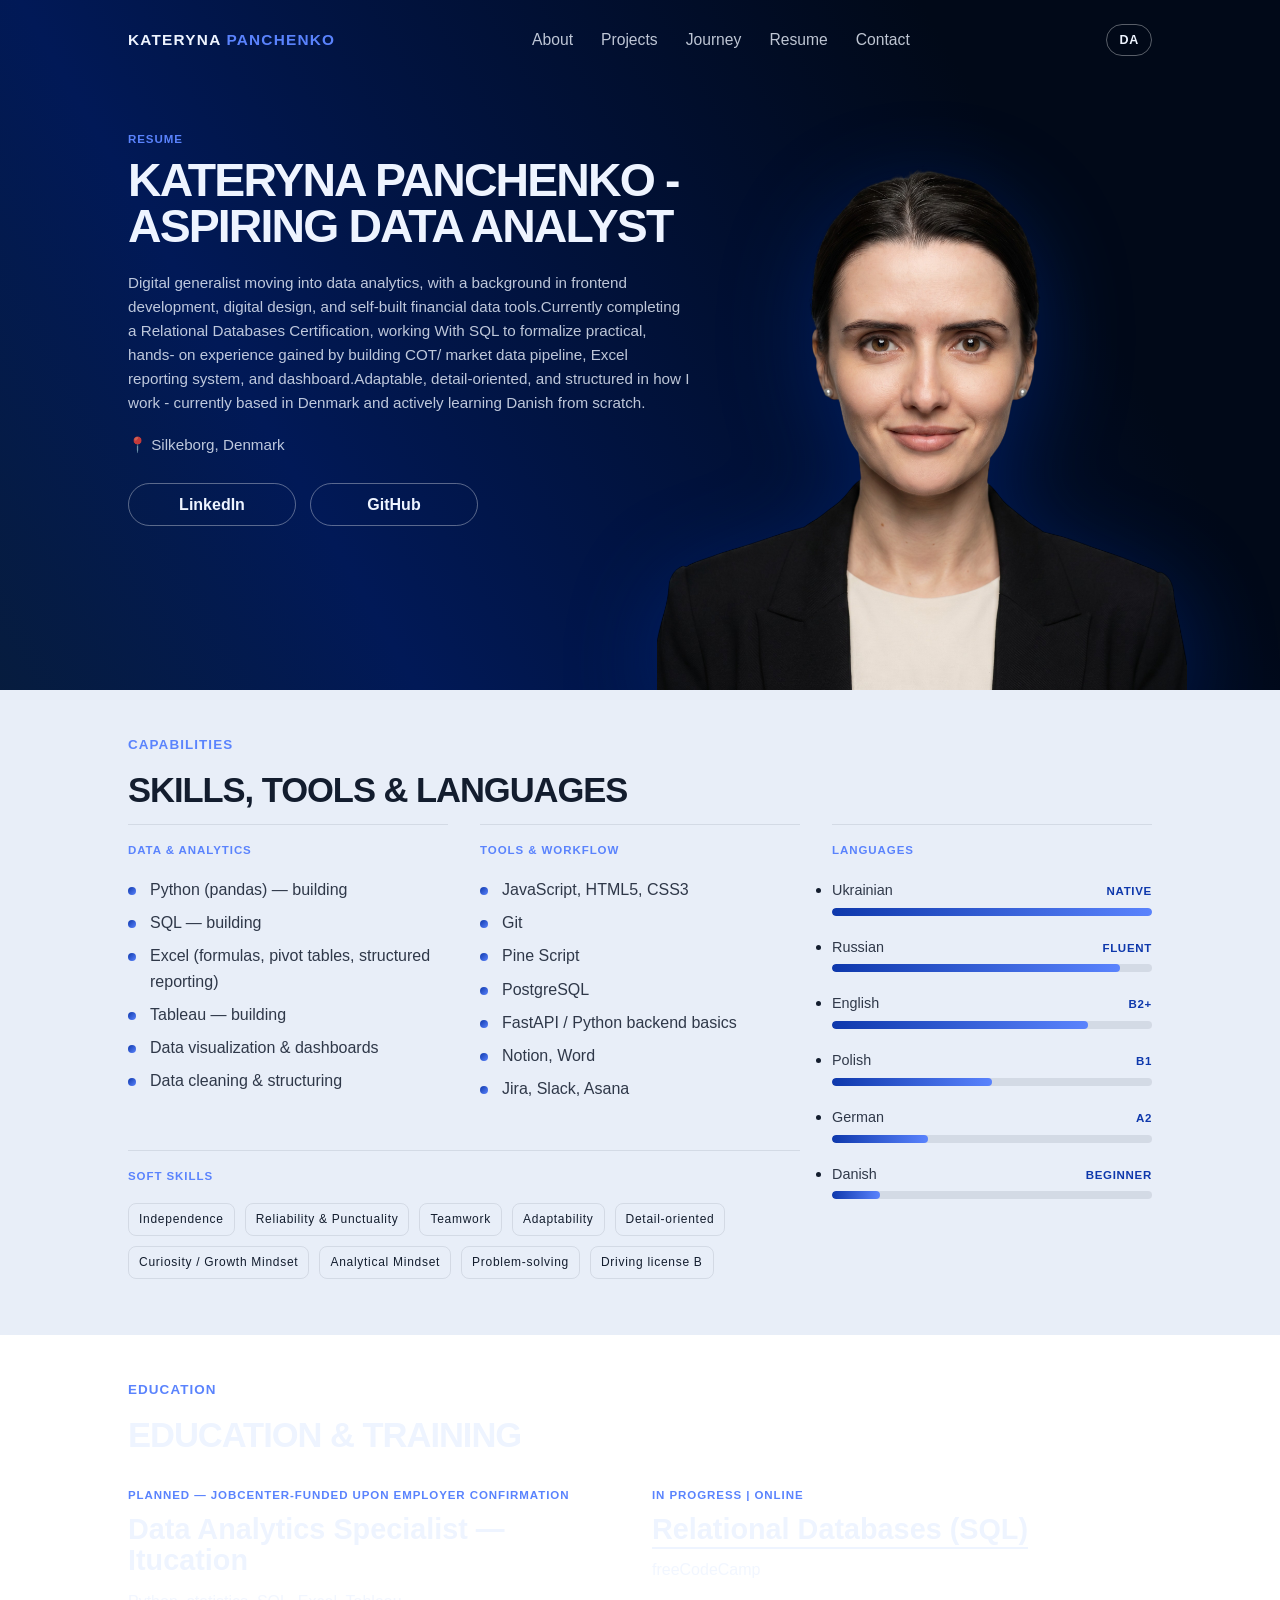
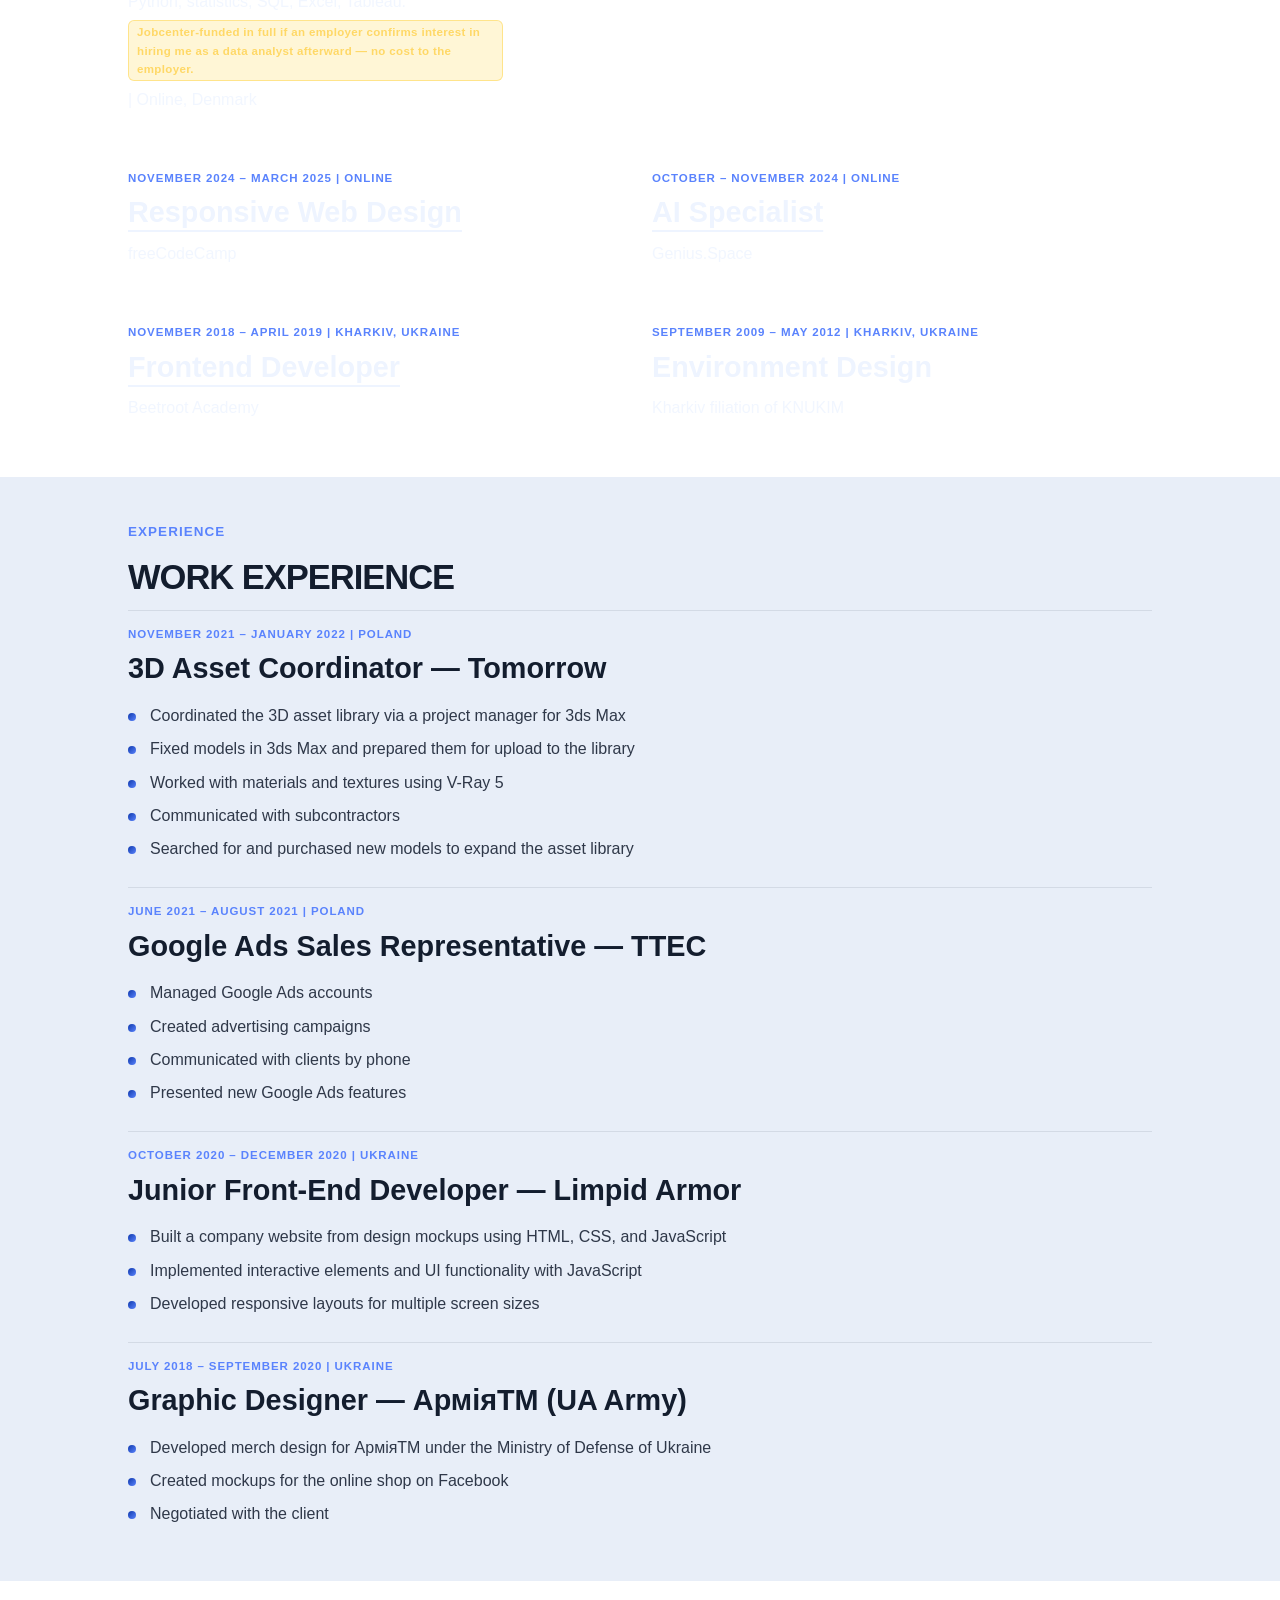
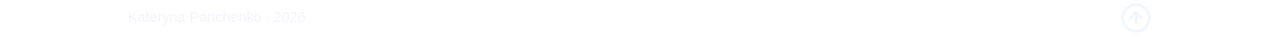
<file: resume.html>
<!doctype html>
<html lang="en">
  <head>
    <meta charset="UTF-8" />
    <meta name="viewport" content="width=device-width, initial-scale=1.0" />
    <title>Kateryna Panchenko | Resume — Data Analyst</title>
    <link rel="icon" type="image/x-icon" href="/img/favicon.ico" />
    <meta
      name="description"
      content="Resume of Kateryna Panchenko - aspiring Data Analyst with a technical background, skills, experience and education." />
    <link rel="stylesheet" href="style.css" />
  </head>
  <body class="page-resume">
    <div id="scroll-progress"></div>
    <header class="navbar">
      <div class="site-grid"></div>
      <div class="container nav-inner">
        <a href="index.html#top" class="brand">KATERYNA <span>PANCHENKO</span></a>
        <nav class="nav-links" id="nav-links">
          <a href="index.html#about" data-i18n="nav.about">About</a>
          <a href="index.html#projects" data-i18n="nav.projects">Projects</a>
          <a href="index.html#journey" data-i18n="nav.journey">Journey</a>
          <a href="resume.html" data-i18n="nav.resume">Resume</a>
          <a href="index.html#contact" data-i18n="nav.contact">Contact</a>
        </nav>
        <div class="nav-controls">
          <button type="button" class="lang-toggle" aria-label="Switch language">DA</button>
          <button type="button" class="nav-burger" aria-label="Open menu" aria-expanded="false" aria-controls="nav-links">
            <span></span><span></span><span></span>
          </button>
        </div>
      </div>
    </header>

    <main id="top">
      <section class="section hero section-dark resume-hero">
        <div class="site-grid"></div>
        <div class="container hero-layout">
          <div class="hero-left resume-title fade-up">
            <div class="mini-kicker" data-i18n="resume.kicker">Resume</div>
            <h1 data-i18n="resume.name.tagline">Kateryna Panchenko - Aspiring Data Analyst</h1>
            <p class="resume-hero-lead" data-i18n="resume.summary">
              Digital generalist moving into data analytics, with a background in frontend development, digital design, and self-built financial data
              tools. Currently completing a Relational Databases Certification, working With SQL to formalize practical, hands-on experience gained by
              building COT/market data pipeline, Excel reporting system, and dashboard. Adaptable, detail-oriented, and structured in how I work -
              currently based in Denmark and actively learning Danish from scratch.
            </p>
            <ul class="resume-contact-strip">
              <li>📍 Silkeborg, Denmark</li>
            </ul>
            <div class="hero-actions">
              <a class="btn btn-outline" href="https://www.linkedin.com/in/kp-cv" target="_blank" rel="noreferrer">LinkedIn</a>
              <a class="btn btn-outline" href="https://github.com/catherinap" target="_blank" rel="noreferrer">GitHub</a>
            </div>
          </div>

          <aside class="hero-right fade-up resume-photo-panel">
            <img class="resume-portrait" src="img/avatar-Photoroom.png" alt="Portrait of Kateryna Panchenko" />
          </aside>
        </div>
      </section>

      <section id="skills" class="section section-light">
        <div class="site-grid"></div>
        <div class="container section-head-unique fade-up">
          <div>
            <div class="section-kicker section-kicker-dark" data-i18n="resume.skills.kicker">Capabilities</div>
            <h2 class="section-title section-title-dark" data-i18n="resume.skills.title">Skills, tools &amp; languages</h2>
          </div>
        </div>

        <div class="container three-column-blocks skills-grid">
          <article class="content-block fade-up skills-data">
            <div class="mini-kicker mini-kicker-dark" data-i18n="resume.skills.data.kicker">Data &amp; Analytics</div>
            <ul class="bullet-list">
              <li data-i18n="resume.skills.data.li1">Python (pandas) — building</li>
              <li data-i18n="resume.skills.data.li2">SQL — building</li>
              <li data-i18n="resume.skills.data.li3">Excel (formulas, pivot tables, structured reporting)</li>
              <li data-i18n="resume.skills.data.li4">Tableau — building</li>
              <li data-i18n="resume.skills.data.li5">Data visualization &amp; dashboards</li>
              <li data-i18n="resume.skills.data.li6">Data cleaning &amp; structuring</li>
            </ul>
          </article>

          <article class="content-block fade-up skills-tools">
            <div class="mini-kicker mini-kicker-dark" data-i18n="resume.skills.tools.kicker">Tools &amp; Workflow</div>
            <ul class="bullet-list">
              <li>JavaScript, HTML5, CSS3</li>
              <li>Git</li>
              <li>Pine Script</li>
              <li>PostgreSQL</li>
              <li>FastAPI / Python backend basics</li>
              <li>Notion, Word</li>
              <li>Jira, Slack, Asana</li>
            </ul>
          </article>

          <article class="content-block fade-up skills-lang">
            <div class="mini-kicker mini-kicker-dark" data-i18n="resume.skills.lang.kicker">Languages</div>
            <ul class="lang-bar-list">
              <li class="lang-bar-item">
                <div class="lang-bar-label">
                  <span data-i18n="resume.lang.uk.name">Ukrainian</span>
                  <span class="lang-bar-level" data-i18n="resume.lang.uk.level">Native</span>
                </div>
                <div class="lang-bar-track"><div class="lang-bar-fill" data-width="100"></div></div>
              </li>
              <li class="lang-bar-item">
                <div class="lang-bar-label">
                  <span data-i18n="resume.lang.ru.name">Russian</span>
                  <span class="lang-bar-level" data-i18n="resume.lang.ru.level">Fluent</span>
                </div>
                <div class="lang-bar-track"><div class="lang-bar-fill" data-width="90"></div></div>
              </li>
              <li class="lang-bar-item">
                <div class="lang-bar-label">
                  <span data-i18n="resume.lang.en.name">English</span>
                  <span class="lang-bar-level" data-i18n="resume.lang.en.level">B2+</span>
                </div>
                <div class="lang-bar-track"><div class="lang-bar-fill" data-width="80"></div></div>
              </li>
              <li class="lang-bar-item">
                <div class="lang-bar-label">
                  <span data-i18n="resume.lang.pl.name">Polish</span>
                  <span class="lang-bar-level" data-i18n="resume.lang.pl.level">B1</span>
                </div>
                <div class="lang-bar-track"><div class="lang-bar-fill" data-width="50"></div></div>
              </li>
              <li class="lang-bar-item">
                <div class="lang-bar-label">
                  <span data-i18n="resume.lang.de.name">German</span>
                  <span class="lang-bar-level" data-i18n="resume.lang.de.level">A2</span>
                </div>
                <div class="lang-bar-track"><div class="lang-bar-fill" data-width="30"></div></div>
              </li>
              <li class="lang-bar-item">
                <div class="lang-bar-label">
                  <span data-i18n="resume.lang.da.name">Danish</span>
                  <span class="lang-bar-level" data-i18n="resume.lang.da.level">Beginner</span>
                </div>
                <div class="lang-bar-track"><div class="lang-bar-fill" data-width="15"></div></div>
              </li>
            </ul>
          </article>

          <article class="content-block fade-up skills-soft">
            <div class="mini-kicker mini-kicker-dark" data-i18n="resume.skills.other.kicker">Soft Skills</div>
            <ul class="chip-list">
              <li data-i18n="resume.skills.other.chip1">Independence</li>
              <li data-i18n="resume.skills.other.chip2">Reliability &amp; Punctuality</li>
              <li data-i18n="resume.skills.other.chip3">Teamwork</li>
              <li data-i18n="resume.skills.other.chip4">Adaptability</li>
              <li data-i18n="resume.skills.other.chip5">Detail-oriented</li>
              <li data-i18n="resume.skills.other.chip7">Curiosity / Growth mindset</li>
              <li data-i18n="resume.skills.other.chip8">Analytical mindset</li>
              <li data-i18n="resume.skills.other.chip9">Problem-solving</li>
              <li data-i18n="resume.skills.other.chip6">Driving license B</li>
            </ul>
          </article>
        </div>
      </section>

      <section id="education" class="section section-dark">
        <div class="site-grid"></div>
        <div class="container section-head-unique fade-up">
          <div>
            <div class="section-kicker" data-i18n="resume.edu.kicker">Education</div>
            <h2 class="section-title" data-i18n="resume.edu.title">Education &amp; training</h2>
          </div>
        </div>

        <div class="container two-column-blocks">
          <article class="content-block fade-up">
            <div class="mini-kicker mini-kicker-dark" data-i18n="resume.edu.item0.status">Planned — Jobcenter-funded upon employer confirmation</div>
            <h3>Data Analytics Specialist — Itucation</h3>
            <p>
              <span data-i18n="resume.edu.item0.text">Python, statistics, SQL, Excel, Tableau.</span>
              <span class="placeholder-note" data-i18n="resume.edu.item0.placeholder"
                >[Jobcenter-funded in full if an employer confirms interest in hiring me as a data analyst afterward — no cost to the employer.]</span
              >
              | Online, Denmark
            </p>
          </article>

          <article class="content-block fade-up">
            <div class="mini-kicker mini-kicker-dark">In progress | Online</div>
            <h3>
              <a href="https://www.freecodecamp.org/learn/relational-databases-v9/" target="_blank" rel="noreferrer">Relational Databases (SQL)</a>
            </h3>
            <p>freeCodeCamp</p>
          </article>

          <article class="content-block fade-up">
            <div class="mini-kicker mini-kicker-dark">November 2024 – March 2025 | Online</div>
            <h3>
              <a href="https://www.freecodecamp.org/certification/kateryna__panchenko/responsive-web-design" target="_blank" rel="noreferrer"
                >Responsive Web Design</a
              >
            </h3>
            <p>freeCodeCamp</p>
          </article>

          <article class="content-block fade-up">
            <div class="mini-kicker mini-kicker-dark">October – November 2024 | Online</div>
            <h3>
              <a href="https://genius.space/crt-verify/?verify=8de057b5-024d-48d0-895b-f8e99a1886ad" target="_blank" rel="noreferrer"
                >AI Specialist</a
              >
            </h3>
            <p>Genius.Space</p>
          </article>

          <article class="content-block fade-up">
            <div class="mini-kicker mini-kicker-dark">November 2018 – April 2019 | Kharkiv, Ukraine</div>
            <h3>
              <a href="https://drive.google.com/file/d/1MfZUQa8J9klV7fsgFQNIrKaz-RvVZWYd/view?usp=sharing" target="_blank" rel="noreferrer"
                >Frontend Developer</a
              >
            </h3>
            <p>Beetroot Academy</p>
          </article>

          <article class="content-block fade-up">
            <div class="mini-kicker mini-kicker-dark">September 2009 – May 2012 | Kharkiv, Ukraine</div>
            <h3 data-i18n="resume.edu.item4.title">Environment Design</h3>
            <p>Kharkiv filiation of KNUKIM</p>
          </article>
        </div>
      </section>

      <section id="experience" class="section section-light">
        <div class="site-grid"></div>
        <div class="container section-head-unique fade-up">
          <div>
            <div class="section-kicker section-kicker-dark" data-i18n="resume.exp.kicker">Experience</div>
            <h2 class="section-title section-title-dark" data-i18n="resume.exp.title">Work experience</h2>
          </div>
        </div>

        <div class="container project-list">
          <article class="journey-card fade-up">
            <div class="mini-kicker mini-kicker-dark" data-i18n="resume.exp.role1.dates">November 2021 – January 2022 | Poland</div>
            <h3 data-i18n="resume.exp.role1.title">3D Asset Coordinator — Tomorrow</h3>
            <ul class="bullet-list">
              <li data-i18n="resume.exp.role1.li1">Coordinated the 3D asset library via a project manager for 3ds Max</li>
              <li data-i18n="resume.exp.role1.li2">Fixed models in 3ds Max and prepared them for upload to the library</li>
              <li data-i18n="resume.exp.role1.li3">Worked with materials and textures using V-Ray 5</li>
              <li data-i18n="resume.exp.role1.li4">Communicated with subcontractors</li>
              <li data-i18n="resume.exp.role1.li5">Searched for and purchased new models to expand the asset library</li>
            </ul>
          </article>

          <article class="journey-card fade-up">
            <div class="mini-kicker mini-kicker-dark" data-i18n="resume.exp.role2.dates">June 2021 – August 2021 | Poland</div>
            <h3 data-i18n="resume.exp.role2.title">Google Ads Sales Representative — TTEC</h3>
            <ul class="bullet-list">
              <li data-i18n="resume.exp.role2.li1">Managed Google Ads accounts</li>
              <li data-i18n="resume.exp.role2.li2">Created advertising campaigns</li>
              <li data-i18n="resume.exp.role2.li3">Communicated with clients by phone</li>
              <li data-i18n="resume.exp.role2.li4">Presented new Google Ads features</li>
            </ul>
          </article>

          <article class="journey-card fade-up">
            <div class="mini-kicker mini-kicker-dark" data-i18n="resume.exp.role3.dates">October 2020 – December 2020 | Ukraine</div>
            <h3 data-i18n="resume.exp.role3.title">Junior Front-End Developer — Limpid Armor</h3>
            <ul class="bullet-list">
              <li data-i18n="resume.exp.role3.li1">Built a company website from design mockups using HTML, CSS, and JavaScript</li>
              <li data-i18n="resume.exp.role3.li2">Implemented interactive elements and UI functionality with JavaScript</li>
              <li data-i18n="resume.exp.role3.li3">Developed responsive layouts for multiple screen sizes</li>
            </ul>
          </article>

          <article class="journey-card fade-up">
            <div class="mini-kicker mini-kicker-dark" data-i18n="resume.exp.role4.dates">July 2018 – September 2020 | Ukraine</div>
            <h3 data-i18n="resume.exp.role4.title">Graphic Designer — АрміяTM (UA Army)</h3>
            <ul class="bullet-list">
              <li data-i18n="resume.exp.role4.li1">Developed merch design for АрміяTM under the Ministry of Defense of Ukraine</li>
              <li data-i18n="resume.exp.role4.li2">Created mockups for the online shop on Facebook</li>
              <li data-i18n="resume.exp.role4.li3">Negotiated with the client</li>
            </ul>
          </article>
        </div>
      </section>
    </main>

    <div class="print-resume">
      <div class="print-header">
        <div class="print-photo-cell">
          <img class="print-photo" src="img/avatar-Photoroom.png" alt="" />
        </div>
        <div class="print-header-navy">
          <h1>Kateryna<br />Panchenko</h1>
          <p class="print-summary" data-i18n="resume.summary">
            Digital generalist moving into data analytics, with a background in frontend development, digital design, and self-built financial data
            tools.
          </p>
        </div>
      </div>

      <div class="print-columns">
        <aside class="print-col print-col-left">
          <section class="print-block">
            <h2><svg class="print-icon" viewBox="0 0 24 24"><rect x="2" y="5" width="20" height="14" rx="2" fill="none" stroke="#0e38ac" stroke-width="2"/><path d="M3 6l9 7 9-7" fill="none" stroke="#0e38ac" stroke-width="2"/></svg> Contact</h2>
            <ul class="print-plain-list">
              <li>katharina.panchenko@outlook.com</li>
              <li>Silkeborg, Denmark</li>
              <li>linkedin.com/in/kp-cv</li>
              <li>github.com/catherinap</li>
            </ul>
          </section>

          <section class="print-block">
            <h2><svg class="print-icon" viewBox="0 0 24 24"><path d="M12 2l2 7 7 2-7 2-2 7-2-7-7-2 7-2z" fill="#0e38ac"/></svg> <span data-i18n="resume.skills.other.kicker">Soft Skills</span></h2>
            <ul class="print-plain-list">
              <li data-i18n="resume.skills.other.chip1">Independence</li>
              <li data-i18n="resume.skills.other.chip2">Reliability &amp; Punctuality</li>
              <li data-i18n="resume.skills.other.chip3">Teamwork</li>
              <li data-i18n="resume.skills.other.chip4">Adaptability</li>
              <li data-i18n="resume.skills.other.chip5">Detail-oriented</li>
              <li data-i18n="resume.skills.other.chip7">Curiosity / Growth Mindset</li>
              <li data-i18n="resume.skills.other.chip8">Analytical Mindset</li>
              <li data-i18n="resume.skills.other.chip9">Problem-solving</li>
              <li data-i18n="resume.skills.other.chip6">Driving license B</li>
            </ul>
          </section>

          <section class="print-block">
            <h2><svg class="print-icon" viewBox="0 0 24 24"><rect x="3" y="12" width="4" height="9" fill="#0e38ac"/><rect x="10" y="7" width="4" height="14" fill="#0e38ac"/><rect x="17" y="3" width="4" height="18" fill="#0e38ac"/></svg> <span data-i18n="resume.skills.data.kicker">Data &amp; Analytics</span></h2>
            <ul class="print-plain-list">
              <li data-i18n="resume.skills.data.li1">Python (pandas) — building</li>
              <li data-i18n="resume.skills.data.li2">SQL — building</li>
              <li data-i18n="resume.skills.data.li3">Excel (formulas, pivot tables, structured reporting)</li>
              <li data-i18n="resume.skills.data.li4">Tableau — building</li>
              <li data-i18n="resume.skills.data.li5">Data visualization &amp; dashboards</li>
              <li data-i18n="resume.skills.data.li6">Data cleaning &amp; structuring</li>
            </ul>
          </section>

          <section class="print-block">
            <h2><svg class="print-icon" viewBox="0 0 24 24"><circle cx="7" cy="7" r="3" fill="none" stroke="#0e38ac" stroke-width="2"/><circle cx="17" cy="17" r="3" fill="none" stroke="#0e38ac" stroke-width="2"/><path d="M9 9l6 6" stroke="#0e38ac" stroke-width="2"/></svg> <span data-i18n="resume.skills.tools.kicker">Tools &amp; Workflow</span></h2>
            <ul class="print-plain-list">
              <li>JavaScript, HTML5, CSS3</li>
              <li>Git</li>
              <li>Pine Script</li>
              <li>PostgreSQL</li>
              <li>FastAPI / Python backend basics</li>
              <li>Notion, Word, Jira, Slack, Asana</li>
            </ul>
          </section>

          <section class="print-block">
            <h2><svg class="print-icon" viewBox="0 0 24 24"><circle cx="12" cy="12" r="9" fill="none" stroke="#0e38ac" stroke-width="2"/><ellipse cx="12" cy="12" rx="4" ry="9" fill="none" stroke="#0e38ac" stroke-width="2"/><line x1="3" y1="12" x2="21" y2="12" stroke="#0e38ac" stroke-width="2"/></svg> <span data-i18n="resume.skills.lang.kicker">Languages</span></h2>
            <ul class="print-plain-list">
              <li><span data-i18n="resume.lang.uk.name">Ukrainian</span> — <span data-i18n="resume.lang.uk.level">Native</span></li>
              <li><span data-i18n="resume.lang.ru.name">Russian</span> — <span data-i18n="resume.lang.ru.level">Fluent</span></li>
              <li><span data-i18n="resume.lang.en.name">English</span> — <span data-i18n="resume.lang.en.level">B2+</span></li>
              <li><span data-i18n="resume.lang.pl.name">Polish</span> — <span data-i18n="resume.lang.pl.level">B1</span></li>
              <li><span data-i18n="resume.lang.de.name">German</span> — <span data-i18n="resume.lang.de.level">A2</span></li>
              <li><span data-i18n="resume.lang.da.name">Danish</span> — <span data-i18n="resume.lang.da.level">Beginner</span></li>
            </ul>
          </section>
        </aside>

        <main class="print-col print-col-right">
          <section class="print-block">
            <h2><svg class="print-icon" viewBox="0 0 24 24"><rect x="2" y="7" width="20" height="13" rx="2" fill="none" stroke="#0e38ac" stroke-width="2"/><path d="M8 7V5a2 2 0 012-2h4a2 2 0 012 2v2" fill="none" stroke="#0e38ac" stroke-width="2"/></svg> <span data-i18n="resume.exp.kicker">Experience</span></h2>

            <div class="print-entry">
              <h3><span data-i18n="resume.exp.role1.title">3D Asset Coordinator — Tomorrow</span></h3>
              <div class="print-dates" data-i18n="resume.exp.role1.dates">Nov 2021 – Jan 2022 | Poland</div>
              <ul class="print-entry-bullets">
                <li data-i18n="resume.exp.role1.li1">Coordinated the 3D asset library via a project manager for 3ds Max</li>
                <li data-i18n="resume.exp.role1.li2">Fixed models in 3ds Max and prepared them for upload to the library</li>
                <li data-i18n="resume.exp.role1.li3">Worked with materials and textures using V-Ray 5</li>
                <li data-i18n="resume.exp.role1.li4">Communicated with subcontractors</li>
              </ul>
            </div>

            <div class="print-entry">
              <h3><span data-i18n="resume.exp.role2.title">Google Ads Sales Representative — TTEC</span></h3>
              <div class="print-dates" data-i18n="resume.exp.role2.dates">Jun 2021 – Aug 2021 | Poland</div>
              <ul class="print-entry-bullets">
                <li data-i18n="resume.exp.role2.li1">Managed Google Ads accounts</li>
                <li data-i18n="resume.exp.role2.li2">Created advertising campaigns</li>
                <li data-i18n="resume.exp.role2.li3">Communicated with clients by phone</li>
              </ul>
            </div>

            <div class="print-entry">
              <h3><span data-i18n="resume.exp.role3.title">Junior Front-End Developer — Limpid Armor</span></h3>
              <div class="print-dates" data-i18n="resume.exp.role3.dates">Oct 2020 – Dec 2020 | Ukraine</div>
              <ul class="print-entry-bullets">
                <li data-i18n="resume.exp.role3.li1">Built a company website from design mockups using HTML, CSS, and JavaScript</li>
                <li data-i18n="resume.exp.role3.li2">Implemented interactive elements and UI functionality with JavaScript</li>
                <li data-i18n="resume.exp.role3.li3">Developed responsive layouts for multiple screen sizes</li>
              </ul>
            </div>

            <div class="print-entry">
              <h3><span data-i18n="resume.exp.role4.title">Graphic Designer — АрміяTM (UA Army)</span></h3>
              <div class="print-dates" data-i18n="resume.exp.role4.dates">Jul 2018 – Sep 2020 | Ukraine</div>
              <ul class="print-entry-bullets">
                <li data-i18n="resume.exp.role4.li1">Developed merch design for АрміяTM under the Ministry of Defense of Ukraine</li>
                <li data-i18n="resume.exp.role4.li2">Created mockups for the online shop on Facebook</li>
                <li data-i18n="resume.exp.role4.li3">Negotiated with the client</li>
              </ul>
            </div>
          </section>

          <section class="print-block">
            <h2><svg class="print-icon" viewBox="0 0 24 24"><path d="M12 3L2 8l10 5 10-5-10-5z" fill="#0e38ac"/><path d="M6 11v5c0 1.5 2.7 3 6 3s6-1.5 6-3v-5" fill="none" stroke="#0e38ac" stroke-width="2"/></svg> <span data-i18n="resume.edu.kicker">Education</span></h2>

            <div class="print-entry">
              <h3>Data Analytics Specialist — Itucation</h3>
              <div class="print-dates" data-i18n="resume.edu.item0.status">Planned — Jobcenter-funded upon employer confirmation</div>
            </div>

            <div class="print-entry">
              <h3 class="print-edu-link">Relational Databases (SQL) — freeCodeCamp</h3>
              <div class="print-dates">In progress | Online</div>
            </div>

            <div class="print-entry">
              <h3 class="print-edu-link">Responsive Web Design — freeCodeCamp</h3>
              <div class="print-dates">Nov 2024 – Mar 2025 | Online</div>
            </div>

            <div class="print-entry">
              <h3 class="print-edu-link">AI Specialist — Genius.Space</h3>
              <div class="print-dates">Oct – Nov 2024 | Online</div>
            </div>

            <div class="print-entry">
              <h3 class="print-edu-link">Frontend Developer — Beetroot Academy</h3>
              <div class="print-dates">Nov 2018 – Apr 2019 | Kharkiv, UA</div>
            </div>

            <div class="print-entry">
              <h3><span data-i18n="resume.edu.item4.title">Environment Design</span></h3>
              <div class="print-dates">2009 – 2012 | Kharkiv, UA</div>
            </div>
          </section>
        </main>
      </div>
    </div>


    <footer class="footer">
      <div class="container footer-inner">
        <span>Kateryna Panchenko · 2026</span>
        <a href="#top" class="footer-top-link">
          <svg
            width="32"
            height="32"
            viewBox="0 0 24 24"
            fill="none"
            stroke="currentColor"
            stroke-width="2"
            stroke-linecap="round"
            stroke-linejoin="round"
            aria-hidden="true">
            <circle cx="12" cy="12" r="10"></circle>
            <polyline points="8 12 12 8 16 12"></polyline>
            <line x1="12" y1="16" x2="12" y2="8"></line>
          </svg>
        </a>
      </div>
    </footer>

    <script src="js/i18n.js"></script>
    <script>
      const navBurger = document.querySelector(".nav-burger");
      const navLinksEl = document.getElementById("nav-links");

      if (navBurger && navLinksEl) {
        navBurger.addEventListener("click", () => {
          const isOpen = navLinksEl.classList.toggle("is-open");
          navBurger.classList.toggle("is-open", isOpen);
          navBurger.setAttribute("aria-expanded", isOpen ? "true" : "false");
          document.body.classList.toggle("nav-open", isOpen);
        });

        navLinksEl.querySelectorAll("a").forEach((link) => {
          link.addEventListener("click", () => {
            navLinksEl.classList.remove("is-open");
            navBurger.classList.remove("is-open");
            navBurger.setAttribute("aria-expanded", "false");
            document.body.classList.remove("nav-open");
          });
        });
      }

      // Reuse the same scroll-progress + reveal logic from script.js
      const observer = new IntersectionObserver(
        (entries) => {
          entries.forEach((entry) => {
            if (entry.isIntersecting) {
              entry.target.classList.add("visible");
              observer.unobserve(entry.target);
            }
          });
        },
        { threshold: 0.14 },
      );
      document.querySelectorAll(".fade-up, .reveal").forEach((item) => observer.observe(item));

      // Animate language proficiency bars into view once
      const langBarObserver = new IntersectionObserver(
        (entries) => {
          entries.forEach((entry) => {
            if (entry.isIntersecting) {
              entry.target.style.width = entry.target.dataset.width + "%";
              langBarObserver.unobserve(entry.target);
            }
          });
        },
        { threshold: 0.4 },
      );
      document.querySelectorAll(".lang-bar-fill").forEach((bar) => langBarObserver.observe(bar));

      window.addEventListener("beforeprint", () => {
        document.querySelectorAll(".lang-bar-fill").forEach((bar) => {
          bar.style.width = bar.dataset.width + "%";
        });
      });

      const navbar = document.querySelector(".navbar");
      let lastScrollY = window.scrollY;
      function handleNavbar() {
        const currentScrollY = window.scrollY;
        if (currentScrollY > 10) {
          navbar.classList.add("is-scrolled");
        } else {
          navbar.classList.remove("is-scrolled");
          navbar.classList.remove("is-hidden");
        }
        if (currentScrollY > 140 && currentScrollY > lastScrollY) {
          navbar.classList.add("is-hidden");
        } else {
          navbar.classList.remove("is-hidden");
        }
        lastScrollY = currentScrollY;
      }
      window.addEventListener("scroll", handleNavbar, { passive: true });
      handleNavbar();

      const scrollProgress = document.getElementById("scroll-progress");
      function updateScrollProgress() {
        const scrollTop = window.scrollY;
        const docHeight = document.documentElement.scrollHeight - window.innerHeight;
        const progress = docHeight > 0 ? (scrollTop / docHeight) * 100 : 0;
        scrollProgress.style.width = progress + "%";
      }
      window.addEventListener("scroll", updateScrollProgress, { passive: true });
      window.addEventListener("resize", updateScrollProgress, { passive: true });
      updateScrollProgress();
    </script>
  </body>
</html>
</file>
<file: style.css>
:root {
  --bg-dark: #091040;
  --bg-light: #e8eef8;
  --accent: #0e38ac;
  --accent-soft: #5a83fd;
  --text-light: #eef4ff;
  --text-dark: #131d2e;
  --muted-light: rgba(238, 244, 255, 0.8);
  --muted-dark: rgba(6, 16, 34, 0.82);
  --line-dark: rgba(255, 255, 255, 0.08);
  --line-light: rgba(6, 16, 34, 0.09);
  --shadow: 0 18px 40px rgba(0, 0, 0, 0.32);
  --container: 1024px;
  --header-h: 80px;
  --navbar-bg: rgba(18, 21, 38, 0.88);
  --panel-color-light: #011957;
  --grad-dark: #010918;
  --grad-end: #081d37;
}

* {
  box-sizing: border-box;
  margin: 0;
  padding: 0;
}

html {
  scroll-behavior: smooth;
}

body {
  font-family: Inter, Arial, Helvetica, sans-serif;
  background: linear-gradient(240deg, var(--grad-dark) 20%, var(--panel-color-light) 70%, var(--grad-end) 100%);
  background-attachment: fixed;
  color: var(--text-light);
  line-height: 1.58;
}

body.modal-open {
  overflow: hidden;
}

#scroll-progress {
  position: fixed;
  border-radius: 0 0 99px 99px;
  top: 0;
  left: 0;
  height: 3px;
  width: 0;
  z-index: 60;
  background: linear-gradient(90deg, var(--accent), var(--accent-soft));
  box-shadow: 0 0 10px rgba(91, 130, 232, 0.5);
  transition: width 0.08s linear;
  pointer-events: none;
}

.print-resume {
  display: none;
}

/* ── Scrollbar ──────────────────────────────────────────────────────────── */
::-webkit-scrollbar {
  width: 4px;
  height: 4px;
}

::-webkit-scrollbar-thumb {
  background: linear-gradient(0deg, var(--accent), var(--accent-soft));
  border-radius: 999px;
}

::-webkit-scrollbar-track {
  background: var(--bg-dark);
}

img {
  display: block;
  max-width: 100%;
}

button {
  font: inherit;
}

button,
a {
  color: inherit;
  text-decoration: none;
}

.container {
  width: min(var(--container), calc(100% - 48px));
  margin: 0 auto;
  position: relative;
  z-index: 2;
}

.navbar {
  position: fixed;
  top: 0;
  left: 0;
  right: 0;
  z-index: 50;
  transform: translateY(0);
  transition: transform 0.28s ease, background-color 0.28s ease, border-color 0.28s ease, backdrop-filter 0.28s ease;
  background: transparent;
  border-bottom: 1px solid transparent;
  backdrop-filter: blur(0px);
}

.navbar.is-scrolled {
  border-bottom-color: var(--line-dark);
  backdrop-filter: blur(10px);
}

.navbar.is-hidden {
  transform: translateY(calc(-100% - 2px));
}

.nav-inner {
  min-height: var(--header-h);
  display: flex;
  align-items: center;
  justify-content: space-between;
  gap: 24px;
}

.brand {
  font-weight: 800;
  letter-spacing: 0.08em;
  text-transform: uppercase;
  font-size: 0.96rem;
}

.brand span {
  color: var(--accent-soft);
}

.nav-links {
  display: flex;
  gap: 28px;
  flex-wrap: wrap;
  align-items: center;
}

.nav-links a {
  position: relative;
  color: var(--muted-light);
  font-size: 0.98rem;
  transition: color 0.2s ease;
}

.nav-links a::after {
  content: "";
  position: absolute;
  left: 0;
  bottom: -4px;
  width: 100%;
  height: 2px;
  background: linear-gradient(90deg, var(--accent), var(--accent-soft));
  border-radius: 999px;
  transform: scaleX(0);
  transform-origin: left;
  transition: transform 0.28s ease;
}

.nav-links a:hover {
  color: var(--text-light);
}

.nav-links a:hover::after {
  transform: scaleX(1);
}

.section {
  margin-bottom: 0;
  position: relative;
  overflow: hidden;
}

.section-dark {
  background-color: transparent;
  color: var(--text-light);
}

.section-light {
  background: var(--bg-light);
  color: var(--text-dark);
}

.hero {
  padding: calc(var(--header-h) + 54px) 0 100px;
}

.hero-layout {
  display: grid;
  grid-template-columns: 1.1fr 0.9fr;
  /* gap: 50px; */
  align-items: start;
}

.hero-left h1 {
  font-size: clamp(2.55rem, 3.5vw, 4.6rem);
  line-height: 0.98;
  letter-spacing: -0.04em;
  text-transform: uppercase;
  max-width: 17ch;
  margin-bottom: 22px;
}

.hero-lead,
.section-intro,
.content-block p,
.project-text p,
.journey-card p,
.contact-link,
.hero-panel p {
  font-size: 1rem;
}

.hero-lead {
  max-width: 55ch;
  color: var(--muted-light);
  margin-bottom: 28px;
}

.hero-actions {
  display: flex;
  flex-wrap: wrap;
  gap: 14px;
}

.btn {
  position: relative;
  min-height: 43px;
  min-width: 168px;
  padding: 0 30px;
  border-radius: 999px;
  display: inline-flex;
  align-items: center;
  justify-content: center;
  font-weight: 700;
  border: 1px solid transparent;
  overflow: hidden;
  transition: transform 0.22s ease, background-color 0.22s ease, border-color 0.22s ease, box-shadow 0.22s ease;
}

.btn::after {
  content: "";
  position: absolute;
  top: 0;
  left: -120%;
  width: 60%;
  height: 100%;
  background: linear-gradient(120deg, transparent, rgba(255, 255, 255, 0.35), transparent);
  transform: skewX(-18deg);
  transition: left 0.55s ease;
  pointer-events: none;
}

.btn:hover {
  transform: translateY(-2px);
}

.btn:hover::after {
  left: 130%;
}

.btn-primary {
  background: var(--accent);
  color: #fff;
}

.btn-primary:hover {
  background: var(--accent-soft);
  box-shadow: 0 10px 28px rgba(91, 130, 232, 0.45);
}

.btn-outline {
  border-color: rgba(255, 255, 255, 0.35);
  color: var(--text-light);
}

.btn-outline:hover {
  border-color: var(--accent-soft);
  box-shadow: 0 0 0 1px var(--accent-soft), 0 10px 28px rgba(91, 130, 232, 0.25);
}

.section-kicker,
.mini-kicker,
.metric-label,
.project-number,
.journey-step {
  text-transform: uppercase;
  font-weight: 800;
  letter-spacing: 0.08em;
}

.section-kicker {
  color: var(--accent-soft);
  font-size: 0.84rem;
  margin-bottom: 18px;
}

.section-kicker-dark,
.mini-kicker-dark {
  color:var(--accent-soft);
}

.mini-kicker,
.metric-label {
  font-size: 0.72rem;
  margin-bottom: 10px;
  color: var(--accent-soft);
}

.metric-label {
  display: block;
}

.hero-right {
  display: grid;
  gap: 20px;
}

.hero-panel {
  padding: 24px;
  border: 1px solid var(--line-dark);
  border-radius: 10px;
  background: rgba(255, 255, 255, 0.03);
  box-shadow: 0 0 0 1px rgba(91, 130, 232, 0.06), 0 8px 32px rgba(91, 130, 232, 0.10);
}

.hero-panel-top {
  display: grid;
  grid-template-columns: 96px 1fr;
  gap: 18px;
  align-items: center;
}

.hero-panel h2,
.hero-panel h3 {
  font-size: 1.38rem;
  margin-bottom: 8px;
}

.hero-panel p {
  color: var(--muted-light);
}

.hero-panel p + p {
  margin-top: 12px;
}

.hero-metrics {
  display: grid;
  gap: 16px;
  margin-top: 18px;
  padding-top: 18px;
  border-top: 1px solid var(--line-dark);
}

.hero-metrics strong {
  font-size: 1.05rem;
  font-weight: 500;
}

.avatar {
  width: 96px;
  height: 96px;
  overflow: hidden;
  border-radius: 10px;
  border: 1px solid var(--line-dark);
}

.avatar img {
  width: 100%;
  height: 100%;
  object-fit: cover;
}

.section-head {
  padding: 46px 0 26px;
  display: grid;
  grid-template-columns: 0.95fr 1.05fr;
  gap: 32px;
  align-items: end;
}

.section-head-unique {
    padding: 46px 0 26px;
}

.section-head-unique h2 {
    font-size: clamp(1.5rem, 2.7vw, 2.5rem);
}

.section-title {
  font-size: clamp(2rem, 3vw, 3.35rem);
  line-height: 1;
  letter-spacing: -0.03em;
  text-transform: uppercase;
}

.section-title-dark {
  color: var(--text-dark);
}

.section-intro {
  color: var(--muted-light);
  max-width: 58ch;
  margin-top: 10px;
}

.section-intro-dark {
  color: var(--muted-dark);
}

.bullet-list {
  list-style: none;
  display: grid;
  gap: 8px;
  margin-top: 18px;
}

.bullet-list li {
  padding-left: 22px;
  position: relative;
  color: var(--muted-dark);
}

.bullet-list li::before {
    content: "";
    width: 8px;
    height: 8px;
    border-radius: 999px;
    background: linear-gradient(135deg, var(--accent), var(--accent-soft));
    position: absolute;
    left: 0;
    top: 10px;
}

.two-column-blocks,
.contact-layout {
  padding-bottom: 46px;
  display: grid;
  grid-template-columns: 0.9fr 0.9fr;
  gap: 60px;
}

.content-block {
  padding: 28px 0;
  border-top: 1px solid var(--line-light);
}

.content-block h3,
.project-text h3,
.journey-card h3 {
  font-size: 1.8rem;
  line-height: 1.1;
  margin-bottom: 12px;
}

.content-block p {
  color: var(--muted-dark);
  max-width: 58ch;
}

.content-block a {
  text-decoration: underline;
  text-underline-offset: 8px;
}

.chip-list {
  display: flex;
  flex-wrap: wrap;
  gap: 10px;
  list-style: none;
  margin-top: 18px;
}

.chip-list li {
  letter-spacing: 0.06em;
  padding: 6px 10px;
  border: 1px solid var(--line-light);
  border-radius: 8px;
  font-size: 0.75rem;
  transition: transform 0.2s ease, border-color 0.2s ease, box-shadow 0.2s ease, background 0.2s ease;
}

.chip-list li:hover {
  border-color: var(--accent-soft);
  box-shadow: 0 0 14px rgba(91, 130, 232, 0.20);
}

.dark-chips li {
  border-color: var(--line-dark);
}

.dark-chips li:hover {
  border-color: var(--accent-soft);
  background: rgba(91, 130, 232, 0.08);
}

.dark-chips li {
  border-color: var(--line-dark);
}

.project-list {
  padding-bottom: 46px;
  display: grid;
}

.project-item {
  display: grid;
  grid-template-columns: 1fr 1fr;
  gap: 28px;
  padding: 28px 0;
  align-items: start;
}

.project-item+.project-item {
  border-top: 1px solid var(--line-dark);
  padding-top: 48px;
  margin-top: 20px;
}

.project-number {
  font-size: 0.92rem;
  color: var(--accent-soft);
  margin-bottom: 12px;
}

.project-text p {
  color: var(--muted-light);
  max-width: 58ch;
}

.project-media-grid {
  display: grid;
  grid-template-columns: repeat(2, minmax(0, 1fr));
  gap: 16px;
  align-items: start; 
}

.project-media-grid.one-up {
  grid-template-columns: 1fr;
}

.project-media-grid.three-up {
  grid-template-columns: repeat(3, minmax(0, 1fr));
}

.project-media-stack {
  display: grid;
  gap: 16px;
  align-items: start;
}

.project-media-stack .project-shot-row {
  display: grid;
  grid-template-columns: repeat(auto-fit, minmax(0, 1fr));
  gap: 16px;
}

.project-media-stack .project-shot-lead {
  min-height: 300px;
}

.project-media-stack .project-shot-lead img {
  height: 300px;
}

.project-media-stack .project-shot-row .project-shot {
  min-height: 0;
}

.project-media-stack .project-shot-row .project-shot img {
  height: auto;
  aspect-ratio: 16 / 9;
}

.project-shot {
  position: relative;
  background: linear-gradient(180deg, rgba(255, 255, 255, 0.04), rgba(255, 255, 255, 0.015));
  border: 1px solid rgba(255, 255, 255, 0.09);
  border-radius: 8px;
  padding: 6px;
  width: 100%;
  cursor: zoom-in;
  overflow: hidden;
  min-height: 220px;
  box-shadow: 0 0 0 1px rgba(91, 130, 232, 0.05), 0 0 20px rgba(91, 130, 232, 0.28);
  transition:
    transform 0.28s ease,
    border-color 0.28s ease,
    box-shadow 0.28s ease,
    background 0.28s ease;
}

.project-shot::before {
  content: "";
  position: absolute;
  inset: 0;
  background:
      linear-gradient(135deg,
          rgba(125, 177, 255, 0.05),
          transparent 38%,
          transparent 62%,
          rgba(125, 177, 255, 0.03));
  pointer-events: none;
}

.project-shot img {
  width: 100%;
  height: 220px;
  object-fit: cover;
  border: 1px solid rgba(255, 255, 255, 0.06);
  border-radius: 6px;
  display: block;
  filter: saturate(0.92) brightness(0.96) contrast(1.03);
  transition:
      transform 0.35s ease,
      filter 0.35s ease;
}

.project-shot:hover {
  transform: translateY(-4px);
  border-color: var(--accent-soft);
  box-shadow: 0 0 0 1px rgba(91, 130, 232, 0.35), 0 0 35px rgba(91, 130, 232, 0.4);
  background: linear-gradient(180deg, rgba(255, 255, 255, 0.055), rgba(255, 255, 255, 0.02));
}

.project-shot:hover img {
  transform: scale(1.03);
  filter: saturate(1) brightness(1) contrast(1.05);
  border-color: rgba(91, 130, 232, 0.45);
}

.project-item.reverse .project-media-grid {
    order: 1;
}

.project-item.reverse .project-text {
    order: 2;
}

.journey-grid {
  padding-bottom: 46px;
  display: grid;
  grid-template-columns: repeat(3, 1fr);
  gap: 50px;
}

.journey-card {
  padding: 24px 0;
  border-top: 1px solid var(--line-light);
}

.journey-step {
  color: var(--accent-soft);
  font-size: 0.9rem;
  margin-bottom: 12px;
}

.journey-card p {
  color: var(--muted-dark);
}

.contact-layout {
  align-items: start;
  padding-top: 46px;
}

.contact-links {
  display: grid;
  gap: 10px;
}

.contact-link {
  display: flex;
  justify-content: space-between;
  gap: 20px;
  padding: 18px 0;
  border-top: 1px solid var(--line-dark);
  color: var(--text-light);
  transition: color 0.2s ease, border-color 0.2s ease, padding-left 0.25s ease;
}

.contact-link:hover {
  color: var(--accent-soft);
  padding-left: 10px;
  border-color: var(--accent-soft);
}

.contact-link.is-copied {
  color: var(--accent-soft);
}

.footer {
  padding: 20px 0 20px;
  font-size: 0.9rem;
  background-color: transparent;
  color: rgba(239, 239, 253, 0.72);
  border-top: 1px solid var(--line-dark);
}

.footer-inner {
  display: flex;
  justify-content: space-between;
  align-items: center;
  gap: 16px;
  flex-wrap: wrap;
}

.footer-top-link {
  display: inline-flex;
  align-items: center;
  gap: 8px;
  color: var(--muted-light);
  font-size: 0.92rem;
  font-weight: 600;
  transition: color 0.2s ease, transform 0.2s ease;
}

.footer-top-link:hover {
  color: var(--accent-soft);
}

.fade-up,
.reveal {
  opacity: 0;
  transform: translateY(22px);
  transition: opacity 0.75s ease, transform 0.75s ease;
}

.fade-up.visible,
.reveal.visible {
  opacity: 1;
  transform: translateY(0);
}

#lightbox {
  position: fixed;
  inset: 0;
  display: flex;
  justify-content: center;
  align-items: center;
  padding: 40px;
  background: rgba(0, 0, 0, 0.86);
  backdrop-filter: blur(8px);
  z-index: 9999;
  opacity: 0;
  visibility: hidden;
  pointer-events: none;
  transition: opacity 0.22s ease, visibility 0.22s ease;
}

#lightbox.active {
  opacity: 1;
  visibility: visible;
  pointer-events: auto;
}

.lightbox-figure {
  margin: 0;
  max-width: 92vw;
  max-height: 92vh;
  display: flex;
  flex-direction: column;
  align-items: center;
  gap: 12px;
  transform: scale(0.96);
  transition: transform 0.24s ease;
}

#lightbox.active .lightbox-figure {
  transform: scale(1);
}

#lightbox-img {
  max-width: 100%;
  max-height: 82vh;
  width: auto;
  height: auto;
  border-radius: 0;
  box-shadow: 0 30px 80px rgba(0, 0, 0, 0.45);
}

#lightbox-caption {
  color: #eef6ff;
  font-size: 0.92rem;
  text-align: center;
  max-width: 70ch;
}

#lightbox-close {
  position: absolute;
  top: 20px;
  right: 24px;
  width: 44px;
  height: 44px;
  border: none;
  border-radius: 999px;
  cursor: pointer;
  font-size: 1.5rem;
  line-height: 1;
  background: rgba(255, 255, 255, 0.1);
  color: #fff;
}

/* ── Skills grid: Soft Skills sits under columns 1+2, Languages spans
   both rows on the right — a proper aligned grid instead of a stacked mess */
.skills-grid {
  grid-template-areas:
    "data tools lang"
    "soft soft lang";
}

.skills-data {
  grid-area: data;
}

.skills-tools {
  grid-area: tools;
}

.skills-lang {
  grid-area: lang;
}

.skills-soft {
  grid-area: soft;
}

.lang-toggle {
  display: inline-flex;
  align-items: center;
  justify-content: center;
  line-height: 1;
  min-width: 44px;
  height: 32px;
  padding: 0 12px;
  border-radius: 999px;
  border: 1px solid rgba(255, 255, 255, 0.35);
  background: transparent;
  color: var(--text-light);
  font-weight: 700;
  font-size: 0.78rem;
  letter-spacing: 0.06em;
  cursor: pointer;
  transition: border-color 0.2s ease, color 0.2s ease, box-shadow 0.2s ease;
}

.lang-toggle:hover {
  border-color: var(--accent-soft);
  color: var(--accent-soft);
  box-shadow: 0 0 0 1px var(--accent-soft);
}

/* Resume page: contact strip under the summary */
.section-dark .content-block {
  border-top-color: var(--line-dark);
}

.section-dark .content-block p {
  color: var(--muted-light);
}

.resume-hero {
  padding-top: calc(var(--header-h) + 50px);
  padding-bottom: 0;
}

.resume-hero-lead {
  font-size: .95rem;
  /* max-width: 55ch; */
  color: var(--muted-light);
  margin-bottom: 10px;
}

.resume-photo-panel {
  display: flex;
  flex-direction: column;
  align-items: center;
  gap: 18px;
}

.resume-portrait {
  width: auto;
  height: auto;
  margin-top: 30px;
  object-fit: contain;
  max-width: 115%;
  filter: drop-shadow(0 22px 45px rgba(0, 46, 152, 0.45));
}

.resume-name-panel {
  text-align: center;
  width: 100%;
}

.resume-name-panel h2 {
  margin-bottom: 6px;
}

.resume-title h1 {
  font-size: 2.9rem;
  max-width: 100%;
}

.resume-contact-strip {
  list-style: none;
  display: flex;
  flex-wrap: wrap;
  gap: 10px;
  margin: 18px 0 26px;
  color: var(--muted-light);
  font-size: 0.95rem;
}

.resume-contact-strip a {
  color: var(--text-light);
  border-bottom: 1px solid transparent;
  transition: border-color 0.2s ease, color 0.2s ease;
}

.resume-contact-strip a:hover {
  color: var(--accent-soft);
  border-color: var(--accent-soft);
}

.page-resume .section-head-unique {
  padding: 44px 0 16px;
}

.page-resume .two-column-blocks {
  gap: 24px;
  padding-bottom: 40px;
}

.page-resume .three-column-blocks {
  gap: 32px;
  padding-bottom: 40px;
}

.page-resume .content-block {
  padding: 16px 0;
}

.page-resume .project-list {
  gap: 12px;
  padding-bottom: 40px;
}

.page-resume .journey-card {
  padding: 14px 0;
}

.lang-chips {
  margin-bottom: 30px;
}

.lang-chips li {
  font-size: 1rem;
}

.project-live-link {
  margin-top: 14px;
}

.project-live-link a {
  color: var(--accent-soft);
  font-weight: 700;
  font-size: 0.92rem;
  border-bottom: 1px solid transparent;
  transition: border-color 0.2s ease, color 0.2s ease;
}

.project-live-link a:hover {
  border-color: var(--accent-soft);
}

/* Flags unfilled personal info so it's easy to spot before publishing */
.placeholder-note {
  max-width: 75%;
  display: block;
  margin: 6px 0px;
  padding: 2px 8px;
  border-radius: 6px;
  font-size: 0.72rem;
  font-weight: 700;
  letter-spacing: 0.03em;
  background: rgba(255, 196, 0, 0.16);
  color: #ffd866;
  border: 1px solid rgba(255, 196, 0, 0.35);
}

/* ── Resume "Skills, tools & languages" — 3-column layout ───────────────── */
.three-column-blocks {
  padding-bottom: 46px;
  display: grid;
  grid-template-columns: repeat(3, 1fr);
  gap: 40px;
}

.skills-subgroup {
  margin-top: 24px;
  padding-top: 20px;
  border-top: 1px solid var(--line-light);
}

/* ── Language proficiency bar chart ─────────────────────────────────────── */
.lang-bar-list {
  display: grid;
  gap: 18px;
  margin-top: 18px;
}

.lang-bar-label {
  display: flex;
  justify-content: space-between;
  align-items: baseline;
  margin-bottom: 6px;
  font-size: 0.9rem;
  color: var(--muted-dark);
}

.lang-bar-level {
  font-size: 0.72rem;
  font-weight: 800;
  letter-spacing: 0.06em;
  text-transform: uppercase;
  color: var(--accent);
}

.lang-bar-track {
  width: 100%;
  height: 8px;
  border-radius: 999px;
  background: var(--line-light);
  overflow: hidden;
}

.lang-bar-fill {
  height: 100%;
  width: 0%;
  border-radius: 999px;
  background: linear-gradient(90deg, var(--accent), var(--accent-soft));
  transition: width 1.1s cubic-bezier(0.22, 0.61, 0.36, 1);
}

/* Groups the language toggle + burger button together in the top-right corner */
.nav-controls {
  display: flex;
  align-items: center;
  gap: 12px;
}

.nav-burger {
  display: none;
  flex-direction: column;
  justify-content: center;
  align-items: center;
  gap: 5px;
  width: 40px;
  height: 40px;
  padding: 0;
  border: 1px solid rgba(255, 255, 255, 0.35);
  border-radius: 10px;
  background: transparent;
  cursor: pointer;
  transition: border-color 0.2s ease, box-shadow 0.2s ease;
}

.nav-burger:hover {
  border-color: var(--accent-soft);
  box-shadow: 0 0 0 1px var(--accent-soft);
}

.nav-burger span {
  display: block;
  width: 18px;
  height: 2px;
  background: var(--text-light);
  border-radius: 2px;
  transition: transform 0.25s ease, opacity 0.25s ease;
}

.nav-burger.is-open span:nth-child(1) {
  transform: translateY(7px) rotate(45deg);
}

.nav-burger.is-open span:nth-child(2) {
  opacity: 0;
}

.nav-burger.is-open span:nth-child(3) {
  transform: translateY(-7px) rotate(-45deg);
}

@media (max-width: 980px) {
.resume-title h1 {
    font-size: 2.5em;
  }

  .resume-hero-lead {
    font-size: 0.9em;
  }
}

@media (max-width: 880px) {
  .resume-title h1 {
    font-size: 2em;
  }

  .resume-hero-lead {
    font-size: 0.8em;
  }
}

@media (max-width: 800px) {
  .hero-actions {
    flex-flow: column;
  }
.hero-layout,
  .project-item,
  .section-head,
  .two-column-blocks,
  .contact-layout,
  .journey-grid {
    grid-template-columns: 1fr;
  }

  .project-media-grid.three-up {
    grid-template-columns: repeat(3, minmax(0, 1fr));
  }
  
  .nav-inner {
    min-height: auto;
    padding: 18px 0;
    flex-direction: column;
    align-items: flex-start;
  }

  .nav-links {
    gap: 16px;
  }

  .hero {
    padding-top: calc(var(--header-h) + 40px);
  }

  .hero-panel-top {
    grid-template-columns: 72px 1fr;
  }

  .hero-panel {
    margin-top: 30px;
  }

  .avatar {
    width: 72px;
    height: 72px;
  }

  .project-media-grid,
  .project-media-grid.three-up {
    grid-template-columns: 1fr 1fr;
  }

  .three-column-blocks {
    grid-template-columns: 1fr;
  }

  .nav-inner {
    flex-direction: row;
    align-items: center;
    justify-content: space-between;
    min-height: var(--header-h);
    padding: 0;
  }

  .nav-burger {
    display: flex;
  }

  .nav-links {
    position: fixed;
    top: var(--header-h);
    left: 0;
    right: 0;
    flex-direction: column;
    align-items: stretch;
    gap: 0;
    background: var(--navbar-bg, rgba(9, 16, 64, 0.97));
    backdrop-filter: blur(12px);
    border-bottom: 1px solid var(--line-dark);
    max-height: 0;
    opacity: 0;
    overflow: hidden;
    pointer-events: none;
    transition: max-height 0.3s ease, opacity 0.25s ease;
    padding: 0 24px;
  }

  .nav-links.is-open {
    max-height: 60vh;
    opacity: 1;
    pointer-events: auto;
    padding: 10px 24px 18px;
  }

  .nav-links a {
    padding: 14px 0;
    width: 100%;
    border-bottom: 1px solid var(--line-dark);
  }

  .nav-links a::after {
    display: none;
  }

  body.nav-open {
    overflow: hidden;
  }

  .skills-grid {
    grid-template-columns: 1fr;
    grid-template-areas:
      "data"
      "tools"
      "soft"
      "lang";
  }

  .lang-bar-list {
    margin-left: 15px;
  }
}

@media (max-width: 640px) {
  .container {
    width: min(var(--container), calc(100% - 28px));
  }

  .hero-left h1 {
    max-width: 100%;
    font-size: clamp(2.15rem, 10vw, 3.3rem);
  }

  .section-title {
    font-size: clamp(1.7rem, 8vw, 2.6rem);
  }

 .project-media-grid,
 .project-media-grid.three-up,
 .project-media-grid.one-up {
   grid-template-columns: 1fr;
 }

 .project-media-stack .project-shot-row {
   grid-template-columns: 1fr 1fr;
 }

  .project-shot img {
    height: 210px;
  }

  .contact-link {
    flex-direction: column;
    align-items: flex-start;
  }

  #lightbox {
    padding: 18px;
  }

  .resume-contact-strip {
    flex-direction: column;
    gap: 8px;
  }
}

@media print {
  @page {
    size: A4;
  }

  * {
    -webkit-print-color-adjust: exact !important;
    print-color-adjust: exact !important;
  }

  .navbar,
  #scroll-progress,
  main#top,
  .footer,
  .site-grid,
  #lightbox {
    display: none;
  }

  html,
  body {
    background: #ffffff;
    color: #1a2233;
  }

  .print-resume {
    display: block;
    font-family: Inter, Arial, Helvetica, sans-serif;
    font-size: 9pt;
    line-height: 1.42;
    color: #1a2233;
    overflow: hidden;
  }

  /* ── Header row: photo cell (glow) + navy name/summary cell ─────── */
  .print-header {
    background: linear-gradient(240deg, var(--grad-dark) 20%, var(--panel-color-light) 70%, var(--grad-end) 100%);
    display: grid;
    grid-template-columns: 33% 1fr;
  }

  .print-photo-cell {
    display: flex;
    align-items: center;
    justify-content: center;
  }

  .print-photo {
    filter: drop-shadow(0 22px 45px rgba(61, 119, 255, 0.45));
  }

  .print-header-navy {
    color: #ffffff;
    padding: 8mm 10mm;
    display: flex;
    flex-direction: column;
    justify-content: center;
  }

  .print-header-navy h1 {
    font-family: Georgia, "Times New Roman", serif;
    font-weight: 700;
    font-size: 23pt;
    line-height: 1.15;
    letter-spacing: 0.03em;
    margin-bottom: 8px;
    color: #ffffff;
  }

  .print-summary {
    font-size: 8.3pt;
    color: #d3e0f7;
    max-width: 96%;
  }

  /* ── Two-column body, same proportions as the header ─────────────── */
  .print-columns {
    display: grid;
    grid-template-columns: 33% 1fr;
  }

  .print-col-left {
    background: #e8eef8;
    padding: 8mm 6mm 8mm 10mm;
  }

  .print-col-right {
    background: #ffffff;
    padding: 8mm 10mm 8mm 8mm;
  }

  .print-block {
    margin-bottom: 12px;
    break-inside: avoid;
  }

  .print-block h2 {
    font-size: 9pt;
    font-weight: 800;
    color: #0e38ac;
    margin-bottom: 7px;
    display: flex;
    align-items: center;
    gap: 6px;
  }

  .print-icon {
    width: 13px;
    height: 13px;
    flex-shrink: 0;
  }

  /* ── Left column lists ───────────────────────────────────────────── */
  .print-plain-list {
    list-style: none;
    margin: 0;
    padding: 0;
  }

  .print-plain-list li {
    font-size: 8.2pt;
    color: #33405c;
    padding-left: 11px;
    position: relative;
    margin-bottom: 4px;
  }

  .print-plain-list li::before {
    content: "";
    position: absolute;
    left: 0;
    top: 5px;
    width: 4px;
    height: 4px;
    border-radius: 50%;
    background: #0e38ac;
  }

  /* ── Right column entries (Experience / Education) ──────────────── */
  .print-entry {
    margin-bottom: 9px;
    break-inside: avoid;
  }

  .print-entry h3 {
    font-size: 9pt;
    font-weight: 700;
    color: #1a2233;
    margin: 0;
  }

  .print-edu-link {
    text-decoration: underline;
    text-decoration-color: #8892a8;
  }

  .print-dates {
    font-size: 7.6pt;
    color: #8892a8;
    margin-top: 1px;
  }

  .print-entry-bullets {
    list-style: none;
    margin: 4px 0 0;
    padding: 0;
  }

  .print-entry-bullets li {
    font-size: 8.2pt;
    color: #33405c;
    padding-left: 11px;
    position: relative;
    margin-bottom: 2px;
  }

  .print-entry-bullets li::before {
    content: "";
    position: absolute;
    left: 0;
    top: 5px;
    width: 4px;
    height: 4px;
    border-radius: 50%;
    background: #0e38ac;
  }

  .placeholder-note {
    display: none;
  }
}
</file>
